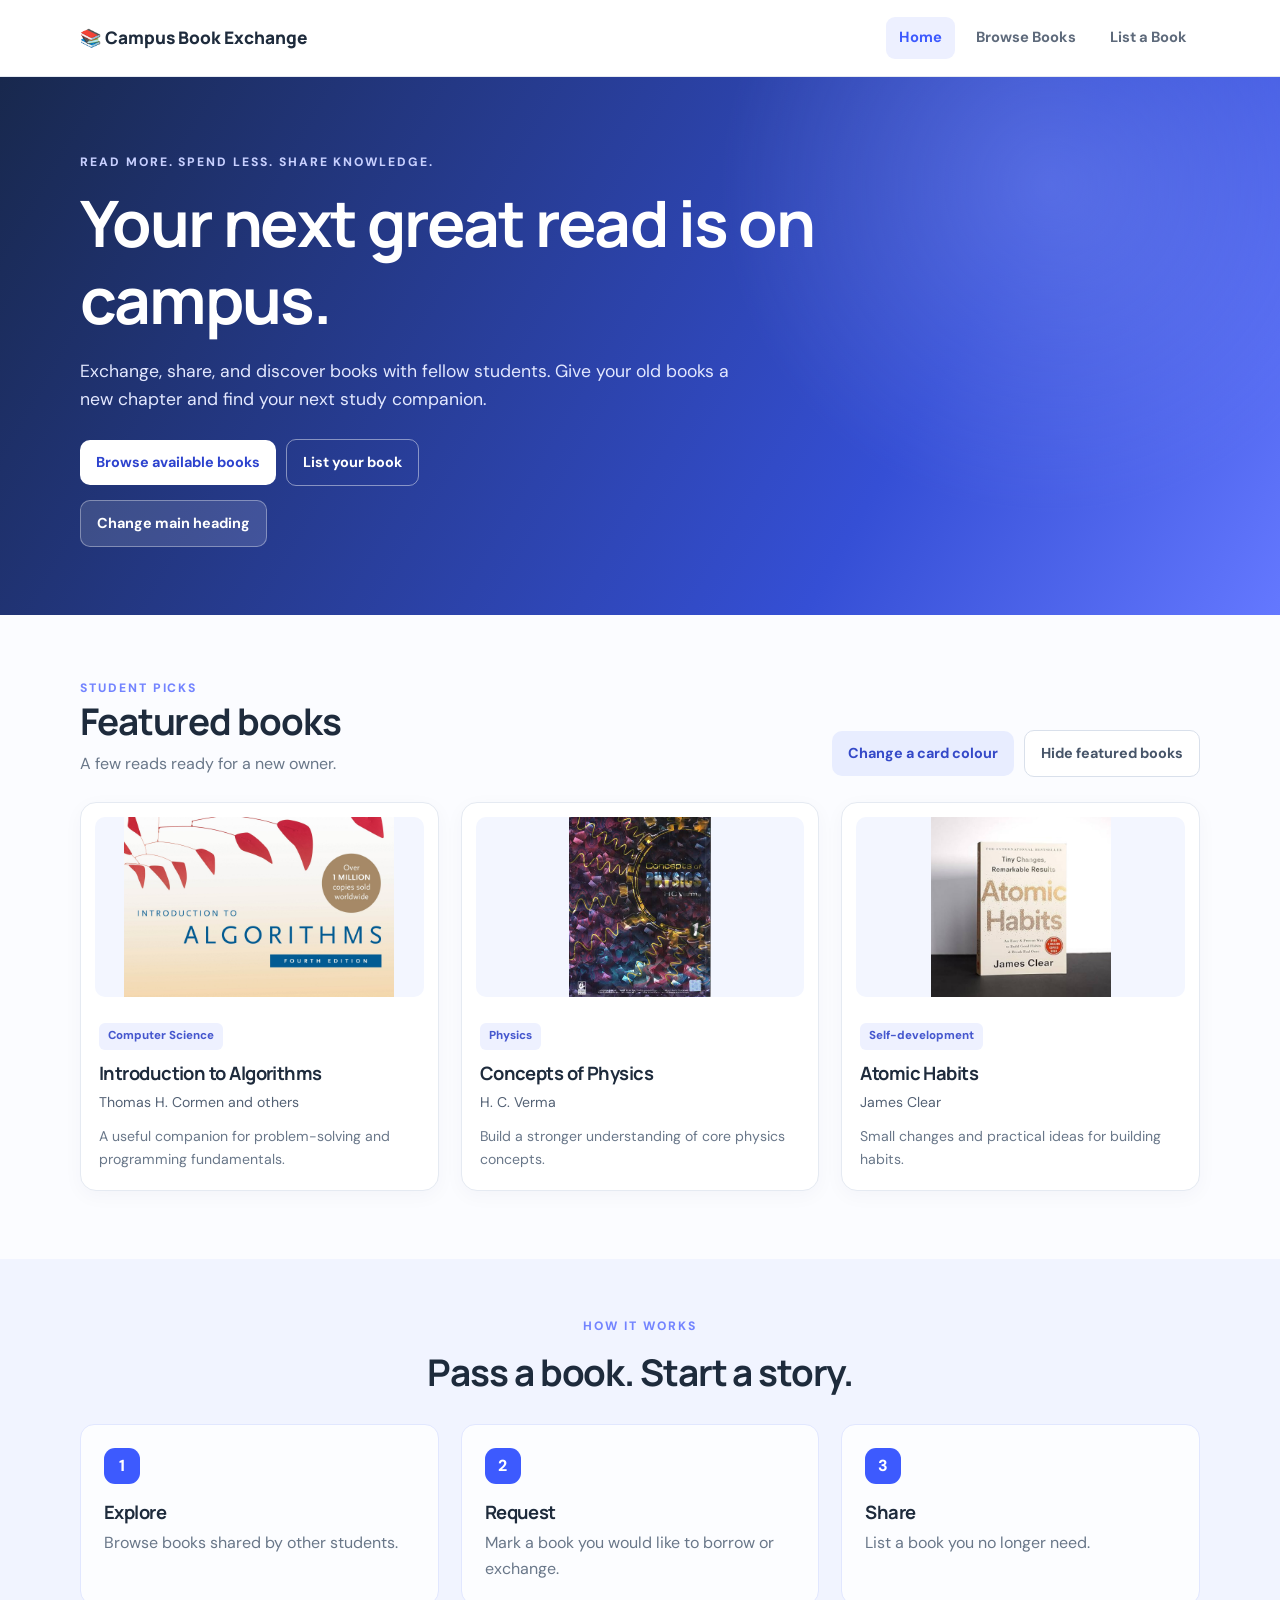
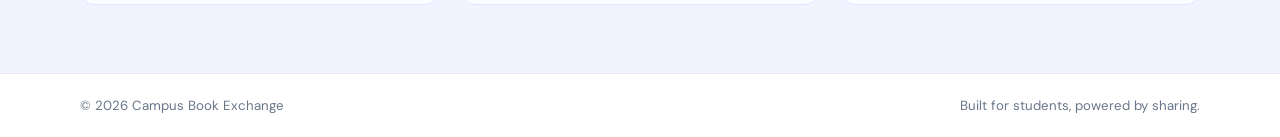
<file: index.html>
<!DOCTYPE html>
<html lang="en">
<head>
  <meta charset="UTF-8">
  <meta name="viewport" content="width=device-width, initial-scale=1.0">
  <title>Campus Book Exchange | Home</title>
  <link rel="stylesheet" href="style.css">
  <script src="script.js" defer></script>
</head>
<body>
  <header class="site-header">
    <div class="container header-inner">
      <a class="brand" href="index.html">📚 Campus Book Exchange</a>
      <nav class="navbar" aria-label="Main navigation">
        <a class="active" href="index.html">Home</a>
        <a href="books.html">Browse Books</a>
        <a href="list-book.html">List a Book</a>
      </nav>
    </div>
  </header>

  <main>
    <section class="hero">
      <div class="container hero-content">
        <p class="eyebrow">READ MORE. SPEND LESS. SHARE KNOWLEDGE.</p>
        <h1 id="mainHeading">Your next great read is on campus.</h1>
        <p>Exchange, share, and discover books with fellow students. Give your old books a new chapter and find your next study companion.</p>
        <div class="hero-actions">
          <a class="button button-primary" href="books.html">Browse available books</a>
          <a class="button button-outline" href="list-book.html">List your book</a>
        </div>
        <button class="button button-light" id="changeHeadingBtn" type="button">Change main heading</button>
      </div>
    </section>

    <section class="section container" id="featuredSection">
      <div class="section-heading">
        <div>
          <p class="eyebrow">STUDENT PICKS</p>
          <h2>Featured books</h2>
          <p class="muted">A few reads ready for a new owner.</p>
        </div>
        <div class="inline-actions">
          <button class="button button-secondary" id="changeCardColorBtn" type="button">Change a card colour</button>
          <button class="button button-outline-dark" id="toggleFeaturedBtn" type="button">Hide featured books</button>
        </div>
      </div>
      <div class="book-grid">
        <article class="book-card featured-card">
          <img src="images/Algorithms1.jpg"alt="Introduction to Algorithms book cover"class="real-book-image">
          <!-- <div span>01</span><strong>THE<br>ALGORITHM</strong><small>COMPUTER SCIENCE</small></div> -->
          <div class="book-info"><span class="tag">Computer Science</span><h3>Introduction to Algorithms</h3><p class="author">Thomas H. Cormen and others</p><p class="muted">A useful companion for problem-solving and programming fundamentals.</p></div>
        </article>
        <article class="book-card featured-card">
          <img src="images/physics.jpg" alt="Introduction to Physics book cover"class="real-book-image">
          <!-- <div class="book-cover cover-gold"><span>02</span><strong>THE<br>WORLD OF<br>PHYSICS</strong><small>SCIENCE</small></div> -->
          <div class="book-info"><span class="tag">Physics</span><h3>Concepts of Physics</h3><p class="author">H. C. Verma</p><p class="muted">Build a stronger understanding of core physics concepts.</p></div>
        </article>
        <article class="book-card featured-card">
          <!-- <div class="book-cover cover-green"><span>03</span><strong>THINK<br>BETTER</strong><small>PERSONAL GROWTH</small></div> -->
           <img src="images/Atomic.jpg" alt="Introduction to Atomic Hab book cover"class="real-book-image">
          <div class="book-info"><span class="tag">Self-development</span><h3>Atomic Habits</h3><p class="author">James Clear</p><p class="muted">Small changes and practical ideas for building habits.</p></div>
        </article>
      </div>
    </section>

    <section class="how-section">
      <div class="container">
        <p class="eyebrow">HOW IT WORKS</p>
        <h2>Pass a book. Start a story.</h2>
        <div class="steps">
          <div class="step"><span>1</span><h3>Explore</h3><p>Browse books shared by other students.</p></div>
          <div class="step"><span>2</span><h3>Request</h3><p>Mark a book you would like to borrow or exchange.</p></div>
          <div class="step"><span>3</span><h3>Share</h3><p>List a book you no longer need.</p></div>
        </div>
      </div>
    </section>
  </main>
  

  <footer class="site-footer"><div class="container footer-inner"><p>© 2026 Campus Book Exchange</p><p>Built for students, powered by sharing.</p></div></footer>
</body>
</html>
</file>
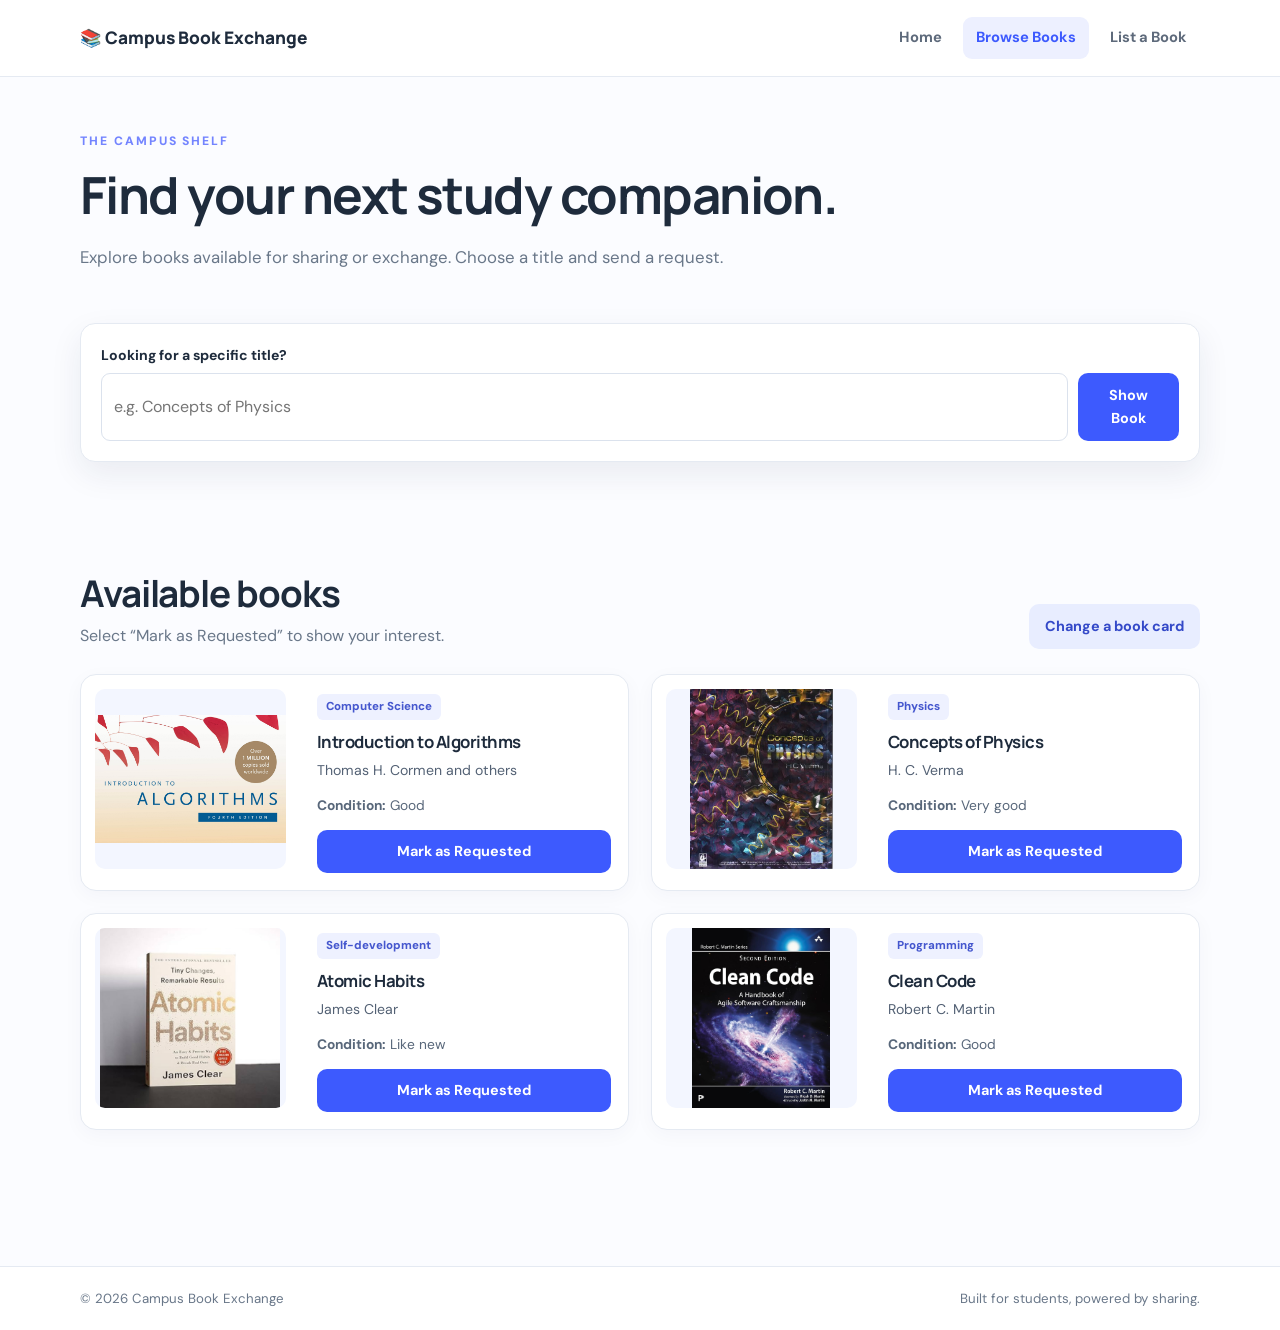
<file: books.html>
<!DOCTYPE html>
<html lang="en">
<head>
  <meta charset="UTF-8">
  <meta name="viewport" content="width=device-width, initial-scale=1.0">
  <title>Campus Book Exchange | Browse Books</title>
  <link rel="stylesheet" href="style.css">
  <script src="script.js" defer></script>
</head>
<body>
  <header class="site-header">
    <div class="container header-inner">
      <a class="brand" href="index.html">📚 Campus Book Exchange</a>
      <nav class="navbar" aria-label="Main navigation">
        <a href="index.html">Home</a><a class="active" href="books.html">Browse Books</a><a href="list-book.html">List a Book</a>
      </nav>
    </div>
  </header>

  <main class="container page-main">
    <section class="page-intro">
      <p class="eyebrow">THE CAMPUS SHELF</p>
      <h1>Find your next study companion.</h1>
      <p>Explore books available for sharing or exchange. Choose a title and send a request.</p>
    </section>

    <section class="search-panel">
      <label for="bookTitleInput">Looking for a specific title?</label>
      <div class="search-row">
        <input id="bookTitleInput" type="text" placeholder="e.g. Concepts of Physics">
        <button class="button button-primary" id="showBookBtn" type="button">Show Book</button>
      </div>
      <p class="message" id="showBookResult" role="status" aria-live="polite"></p>
    </section>

    <section class="section">
      <div class="section-heading"><div><h2>Available books</h2><p class="muted">Select “Mark as Requested” to show your interest.</p></div>
        <button class="button button-secondary" id="changeBookAppearanceBtn" type="button">Change a book card</button>
      </div>
      <div class="book-grid browse-grid">
        <article class="book-card browse-card">
          <!-- <div class="book-cover cover-blue"><span>01</span><strong>THE<br>ALGORITHM</strong><small>COMPUTER SCIENCE</small></div> -->
           <img src="images/Algorithms1.jpg"alt="Introduction to Algorithms book cover"class="real-book-image">
          <div class="book-info"><span class="tag">Computer Science</span><h3>Introduction to Algorithms</h3><p class="author">Thomas H. Cormen and others</p><p class="condition"><strong>Condition:</strong> Good</p><button class="button button-primary request-btn" type="button">Mark as Requested</button><p class="message request-message" role="status"></p></div>
        </article>
        <article class="book-card browse-card">
          <!-- <div class="book-cover cover-gold"><span>02</span><strong>THE<br>WORLD OF<br>PHYSICS</strong><small>SCIENCE</small></div> -->
          <img src="images/physics.jpg" alt="Introduction to Physics book cover"class="real-book-image">
          <div class="book-info"><span class="tag">Physics</span><h3>Concepts of Physics</h3><p class="author">H. C. Verma</p><p class="condition"><strong>Condition:</strong> Very good</p><button class="button button-primary request-btn" type="button">Mark as Requested</button><p class="message request-message" role="status"></p></div>
        </article>
        <article class="book-card browse-card">
          <!-- <div class="book-cover cover-green"><span>03</span><strong>THINK<br>BETTER</strong><small>PERSONAL GROWTH</small></div> -->
           <img src="images/Atomic.jpg" alt="Introduction to Atomic Habits book cover"class="real-book-image">
          <div class="book-info"><span class="tag">Self-development</span><h3>Atomic Habits</h3><p class="author">James Clear</p><p class="condition"><strong>Condition:</strong> Like new</p><button class="button button-primary request-btn" type="button">Mark as Requested</button><p class="message request-message" role="status"></p></div>
        </article>
        <article class="book-card browse-card">
          <!-- <div class="book-cover cover-purple"><span>04</span><strong>THE ART<br>OF CODE</strong><small>PROGRAMMING</small></div> -->
           <img src="images/Clean Code.jpg" alt="Introduction to Clean Code book cover"class="real-book-image">
          <div class="book-info"><span class="tag">Programming</span><h3>Clean Code</h3><p class="author">Robert C. Martin</p><p class="condition"><strong>Condition:</strong> Good</p><button class="button button-primary request-btn" type="button">Mark as Requested</button><p class="message request-message" role="status"></p></div>
        </article>
      </div>
    </section>
  </main>
  <footer class="site-footer"><div class="container footer-inner"><p>© 2026 Campus Book Exchange</p><p>Built for students, powered by sharing.</p></div></footer>
</body>
</html>
</file>
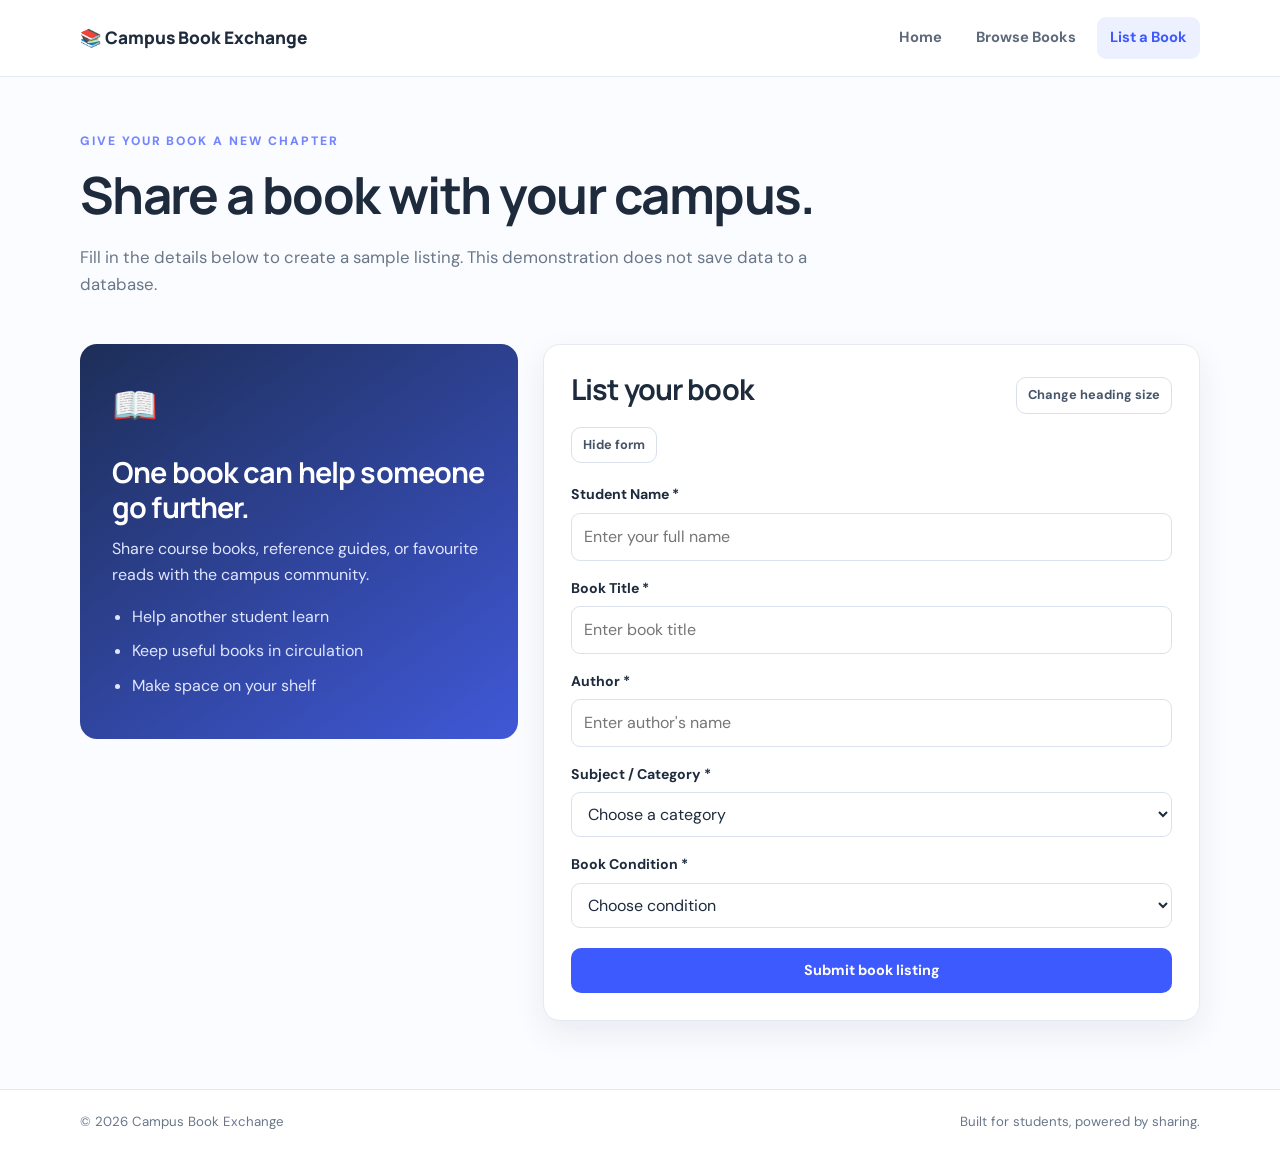
<file: list-book.html>
<!DOCTYPE html>
<html lang="en">
<head>
  <meta charset="UTF-8">
  <meta name="viewport" content="width=device-width, initial-scale=1.0">
  <title>Campus Book Exchange | List a Book</title>
  <link rel="stylesheet" href="style.css">
  <script src="script.js" defer></script>
</head>
<body>
  <header class="site-header">
    <div class="container header-inner">
      <a class="brand" href="index.html">📚 Campus Book Exchange</a>
      <nav class="navbar" aria-label="Main navigation">
        <a href="index.html">Home</a><a href="books.html">Browse Books</a><a class="active" href="list-book.html">List a Book</a>
      </nav>
    </div>
  </header>

  <main class="container page-main">
    <section class="page-intro">
      <p class="eyebrow">GIVE YOUR BOOK A NEW CHAPTER</p>
      <h1>Share a book with your campus.</h1>
      <p>Fill in the details below to create a sample listing. This demonstration does not save data to a database.</p>
    </section>

    <section class="form-layout">
      <div class="form-aside">
        <div class="aside-icon">📖</div>
        <h2>One book can help someone go further.</h2>
        <p>Share course books, reference guides, or favourite reads with the campus community.</p>
        <ul><li>Help another student learn</li><li>Keep useful books in circulation</li><li>Make space on your shelf</li></ul>
      </div>
      <div class="form-panel">
        <div class="form-heading-row"><h2 id="formHeading">List your book</h2><button class="button button-outline-dark button-small" id="changeFormHeadingBtn" type="button">Change heading size</button></div>
        <button class="button button-outline-dark button-small form-toggle" id="toggleFormBtn" type="button">Hide form</button>
        <form id="bookForm" novalidate>
          <div class="form-field"><label for="studentName">Student Name *</label><input id="studentName" name="studentName" type="text" placeholder="Enter your full name" required></div>
          <div class="form-field"><label for="newBookTitle">Book Title *</label><input id="newBookTitle" name="bookTitle" type="text" placeholder="Enter book title" required></div>
          <div class="form-field"><label for="authorName">Author *</label><input id="authorName" name="authorName" type="text" placeholder="Enter author's name" required></div>
          <div class="form-field"><label for="category">Subject / Category *</label><select id="category" name="category" required><option value="">Choose a category</option><option>Computer Science</option><option>Programming</option><option>Physics</option><option>Mathematics</option><option>Business</option><option>Literature</option><option>Self-development</option><option>Other</option></select></div>
          <div class="form-field"><label for="condition">Book Condition *</label><select id="condition" name="condition" required><option value="">Choose condition</option><option>Like new</option><option>Very good</option><option>Good</option><option>Acceptable</option></select></div>
          <button class="button button-primary submit-button" type="submit">Submit book listing</button>
        </form>
        <p class="message form-message" id="formMessage" role="status" aria-live="polite"></p>
      </div>
    </section>
  </main>
  <footer class="site-footer"><div class="container footer-inner"><p>© 2026 Campus Book Exchange</p><p>Built for students, powered by sharing.</p></div></footer>
</body>
</html>
</file>
<file: style.css>
@import url('https://fonts.googleapis.com/css2?family=DM+Sans:wght@400;500;600;700&family=Manrope:wght@400;500;600;700;800&display=swap');

:root {
  --ink: #1e2b3c;
  --muted: #697789;
  --primary: #3d5afe;
  --primary-dark: #263fc7;
  --pale: #f3f6ff;
  --line: #e5eaf2;
  --white: #ffffff;
  --shadow: 0 12px 32px rgba(25, 42, 75, .08);
}
* { box-sizing: border-box; }
html { scroll-behavior: smooth; }
body { margin: 0; color: var(--ink); background: #fbfcff; font-family: 'DM Sans', sans-serif; line-height: 1.6; }
h1, h2, h3 { font-family: 'Manrope', sans-serif; line-height: 1.2; letter-spacing: -.03em; }
h1 { font-size: clamp(2.2rem, 5vw, 4rem); margin: 0 0 18px; }
h2 { font-size: clamp(1.7rem, 3vw, 2.3rem); margin: 0 0 12px; }
h3 { font-size: 1.15rem; margin: 10px 0 7px; }
p { margin-top: 0; }
.container { width: min(1120px, calc(100% - 40px)); margin-inline: auto; }
.site-header { background: rgba(255,255,255,.96); border-bottom: 1px solid var(--line); position: relative; z-index: 2; }
.header-inner { min-height: 76px; display: flex; align-items: center; justify-content: space-between; gap: 22px; }
.brand { font-family: 'Manrope', sans-serif; font-weight: 800; color: var(--ink); text-decoration: none; font-size: 1.08rem; white-space: nowrap; }
.navbar { display: flex; flex-wrap: wrap; align-items: center; gap: 8px; }
.navbar a { color: #5e6a7b; padding: 9px 13px; text-decoration: none; border-radius: 9px; font-weight: 700; font-size: .92rem; }
.navbar a:hover, .navbar a.active { color: var(--primary); background: #edf0ff; }
.hero { background: radial-gradient(circle at 82% 20%, rgba(145,161,255,.36), transparent 29%), linear-gradient(120deg, #18284d, #354fd5 70%, #6478ff); color: white; padding: 76px 0 68px; }
.hero-content { max-width: 1120px; }
.hero h1 { max-width: 760px; }
.hero-content > p:not(.eyebrow) { color: #e3e8ff; max-width: 660px; font-size: 1.1rem; }
.eyebrow { font-size: .76rem; letter-spacing: .16em; font-weight: 800; color: #7384ff; margin-bottom: 13px; }
.hero .eyebrow { color: #c8d0ff; }
.hero-actions, .inline-actions { display: flex; flex-wrap: wrap; gap: 10px; align-items: center; }
.hero-actions { margin: 26px 0 14px; }
.button { border: 0; display: inline-flex; align-items: center; justify-content: center; border-radius: 10px; padding: 11px 16px; min-height: 43px; font: inherit; font-size: .9rem; font-weight: 700; text-decoration: none; cursor: pointer; transition: transform .15s ease, background .15s ease; }
.button:hover { transform: translateY(-1px); }
.button-primary { color: white; background: var(--primary); }
.button-primary:hover { background: var(--primary-dark); }
.hero .button-primary { background: white; color: #2d43ce; }
.button-outline { color: white; border: 1px solid rgba(255,255,255,.45); background: transparent; }
.button-light { color: white; background: rgba(255,255,255,.13); border: 1px solid rgba(255,255,255,.35); }
.button-secondary { background: #e8edff; color: #3449c8; }
.button-outline-dark { color: #475569; background: white; border: 1px solid #d9e0eb; }
.button-small { min-height: 36px; padding: 7px 11px; font-size: .8rem; }
.section { padding-top: 64px; padding-bottom: 68px; }
.section-heading { display: flex; align-items: flex-end; justify-content: space-between; gap: 20px; margin-bottom: 25px; }
.section-heading h2 { margin-bottom: 8px; }
.muted { color: var(--muted); }
.section-heading p { margin-bottom: 0; }
.book-grid { display: grid; grid-template-columns: repeat(3, minmax(0, 1fr)); gap: 22px; }
.book-card { background: white; border: 1px solid var(--line); border-radius: 16px; overflow: hidden; box-shadow: 0 5px 20px rgba(25,42,75,.035); transition: transform .2s ease, box-shadow .2s ease, background .2s ease; }
.book-card:hover { transform: translateY(-4px); box-shadow: var(--shadow); }
.book-cover { min-height: 178px; margin: 14px 14px 0; padding: 17px; border-radius: 10px; color: white; display: flex; flex-direction: column; justify-content: space-between; box-shadow: inset 0 0 0 1px rgba(255,255,255,.15); }
.book-cover span { font-size: .75rem; opacity: .8; font-weight: 700; }
.book-cover strong { font-family: 'Manrope', sans-serif; font-size: 1.6rem; line-height: 1.04; letter-spacing: -.04em; }
.book-cover small { font-size: .6rem; letter-spacing: .16em; font-weight: 700; opacity: .85; }
.cover-blue { background: linear-gradient(145deg, #132b61, #4e77db); }
.cover-gold { background: linear-gradient(145deg, #86541b, #e5b354); }
.cover-green { background: linear-gradient(145deg, #145b54, #5ab39a); }
.cover-purple { background: linear-gradient(145deg, #49266f, #a179d2); }
.book-info { padding: 17px 18px 20px; }
.tag { display: inline-block; padding: 4px 9px; background: #eef1ff; color: #4557ce; border-radius: 6px; font-size: .72rem; font-weight: 800; }
.book-info h3 { margin-top: 12px; }
.author { font-size: .88rem; color: #536174; margin-bottom: 12px; }
.book-info .muted { font-size: .88rem; margin-bottom: 0; }
.how-section { padding: 58px 0 68px; background: #f1f4ff; text-align: center; }
.steps { display: grid; grid-template-columns: repeat(3, 1fr); gap: 22px; margin-top: 30px; text-align: left; }
.step { padding: 23px; border: 1px solid #e1e7ff; background: rgba(255,255,255,.8); border-radius: 14px; }
.step > span { display: grid; place-items: center; width: 36px; height: 36px; color: white; background: var(--primary); border-radius: 11px; font-weight: 800; }
.step h3 { margin-top: 17px; }
.step p { margin-bottom: 0; color: var(--muted); }
.site-footer { border-top: 1px solid var(--line); background: white; }
.footer-inner { display: flex; align-items: center; justify-content: space-between; gap: 16px; padding-block: 21px; color: var(--muted); font-size: .83rem; }
.footer-inner p { margin: 0; }
.page-main { min-height: calc(100vh - 150px); padding-bottom: 68px; }
.page-intro { padding: 55px 0 30px; max-width: 760px; }
.page-intro h1 { font-size: clamp(2.1rem, 4vw, 3.2rem); }
.page-intro > p:last-child { color: var(--muted); font-size: 1.05rem; }
.search-panel { background: white; border: 1px solid var(--line); box-shadow: var(--shadow); border-radius: 15px; padding: 20px; margin: 5px 0 45px; }
.search-panel label, .form-field label { display: block; font-weight: 700; font-size: .88rem; margin-bottom: 7px; }
.search-row { display: flex; gap: 10px; }
input, select { width: 100%; min-height: 45px; padding: 10px 12px; border: 1px solid #dbe2ed; border-radius: 9px; color: var(--ink); background: white; font: inherit; outline: none; }
input:focus, select:focus { border-color: #8090ff; box-shadow: 0 0 0 3px rgba(61,90,254,.12); }
.message { min-height: 0; margin: 8px 0 0; font-size: .88rem; color: #23744d; font-weight: 600; }
.message:empty { display: none; }
.browse-grid { grid-template-columns: repeat(2, minmax(0, 1fr)); }
.browse-card { display: grid; grid-template-columns: minmax(125px, .8fr) 1.2fr; align-items: stretch; }
.browse-card .book-cover { min-height: 220px; margin: 14px 0 14px 14px; }
.browse-card .book-cover strong { font-size: 1.35rem; }
.browse-card .book-info { padding: 17px; }
.browse-card .book-info h3 { font-size: 1.05rem; }
.condition { font-size: .86rem; color: #58677a; }
.request-btn { width: 100%; padding: 9px 10px; }
.form-layout { display: grid; grid-template-columns: .8fr 1.2fr; gap: 25px; align-items: start; }
.form-aside { background: linear-gradient(145deg, #1d2e58, #4058d7); color: white; padding: 32px; border-radius: 17px; }
.aside-icon { font-size: 2.3rem; margin-bottom: 20px; }
.form-aside h2 { font-size: 1.8rem; }
.form-aside p, .form-aside li { color: #e0e6ff; }
.form-aside ul { padding-left: 20px; margin-bottom: 0; }
.form-aside li { margin: 9px 0; }
.form-panel { background: white; padding: 27px; border: 1px solid var(--line); border-radius: 17px; box-shadow: var(--shadow); }
.form-heading-row { display: flex; align-items: center; justify-content: space-between; gap: 12px; margin-bottom: 8px; }
.form-heading-row h2 { font-size: 1.8rem; }
.form-toggle { margin-bottom: 20px; }
.form-field { margin-bottom: 16px; }
.submit-button { width: 100%; margin-top: 4px; }
.form-message { margin-top: 16px; }
.form-hidden { display: none; }
.card-highlight { background: #fff5d9 !important; border-color: #e6bb56 !important; }
@media (max-width: 850px) {
  .header-inner { align-items: flex-start; flex-direction: column; padding-block: 16px; gap: 10px; }
  .book-grid { grid-template-columns: repeat(2, minmax(0, 1fr)); }
  .section-heading { align-items: flex-start; flex-direction: column; }
  .form-layout { grid-template-columns: 1fr; }
}
@media (max-width: 580px) {
  .container { width: min(100% - 28px, 1120px); }
  .navbar { gap: 2px; }
  .navbar a { padding: 8px 9px; font-size: .82rem; }
  .brand { font-size: 1rem; }
  .hero { padding: 54px 0; }
  .book-grid, .steps, .browse-grid { grid-template-columns: 1fr; }
  .browse-card { grid-template-columns: 120px 1fr; }
  .browse-card .book-cover { min-height: 200px; padding: 12px; }
  .browse-card .book-cover strong { font-size: 1.05rem; }
  .search-row { flex-direction: column; }
  .footer-inner { align-items: flex-start; flex-direction: column; }
  .form-panel, .form-aside { padding: 21px; }
  .form-heading-row { align-items: flex-start; flex-direction: column; }
}
.real-book-image {
  width: calc(100% - 28px);
  height: 180px;
  margin: 14px 14px 0;
  object-fit: contain;
  border-radius: 10px;
  background-color: #f3f6ff;
}
</file>
